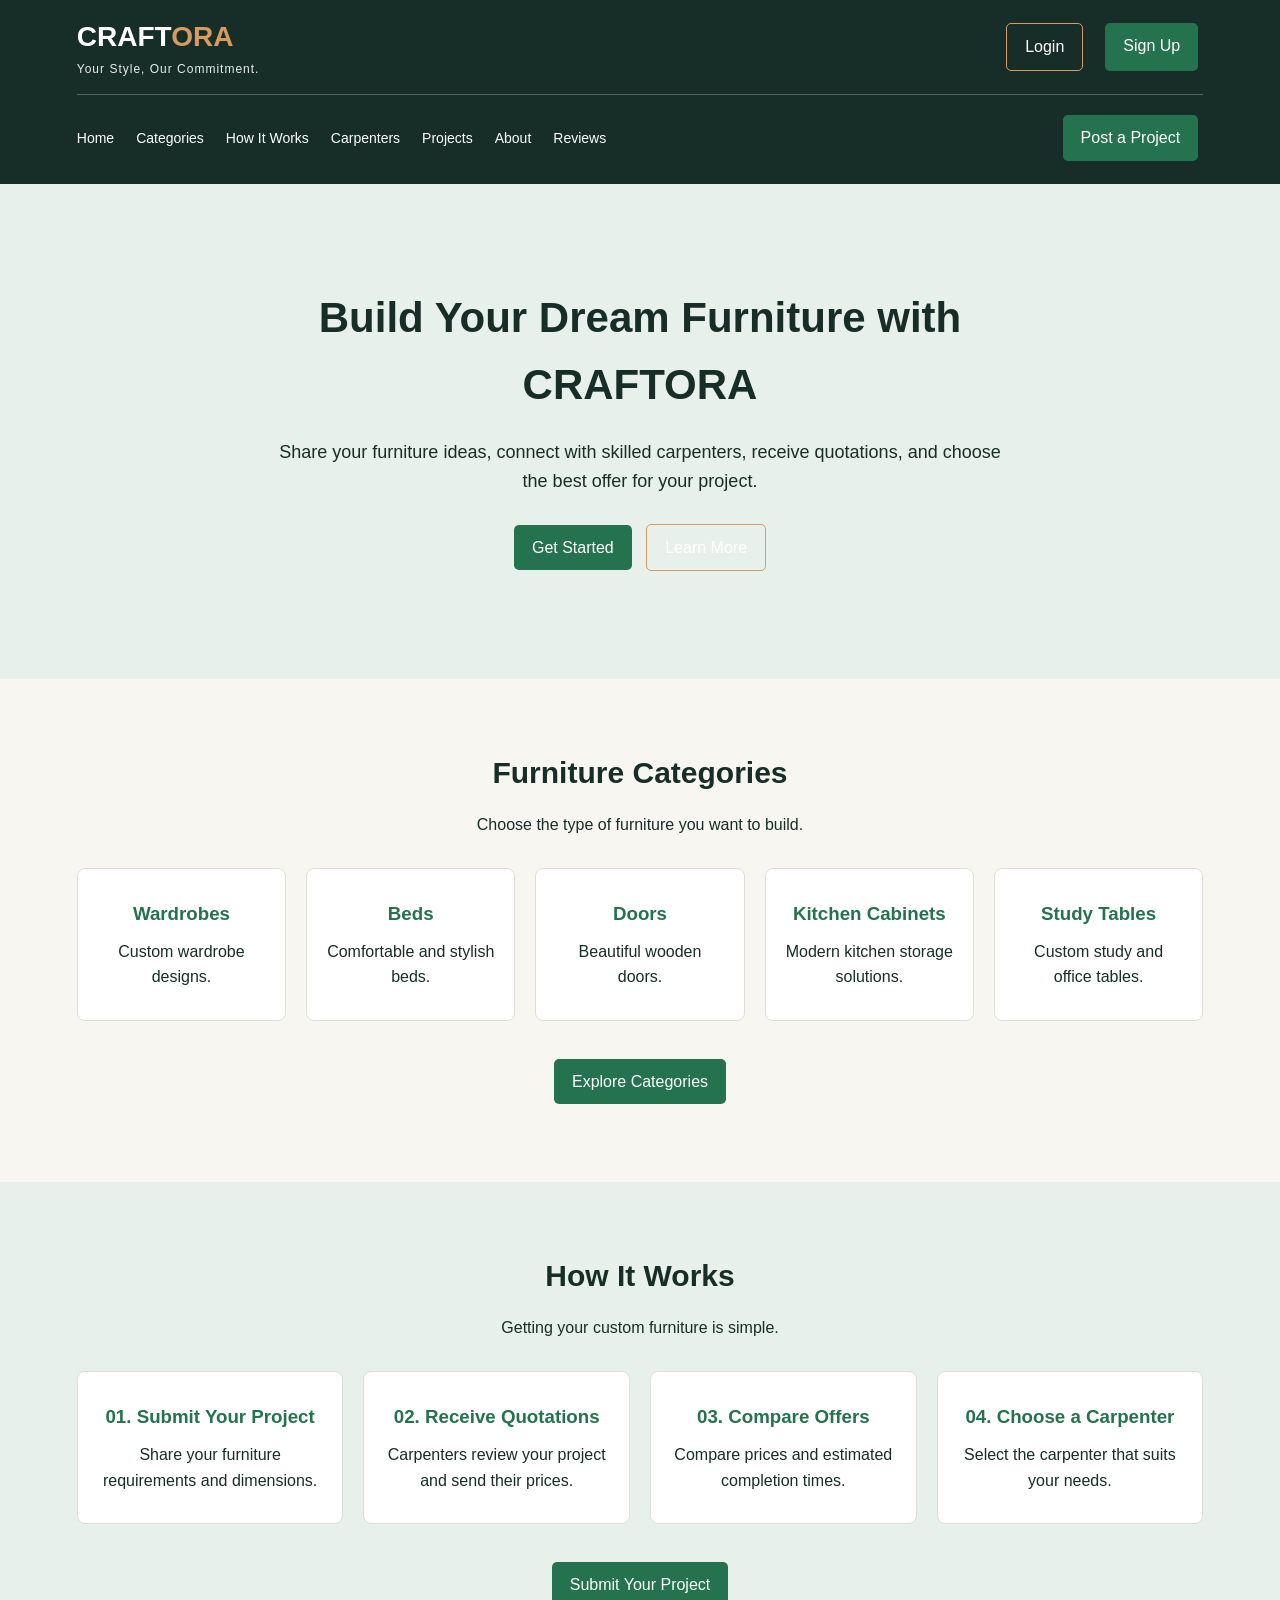
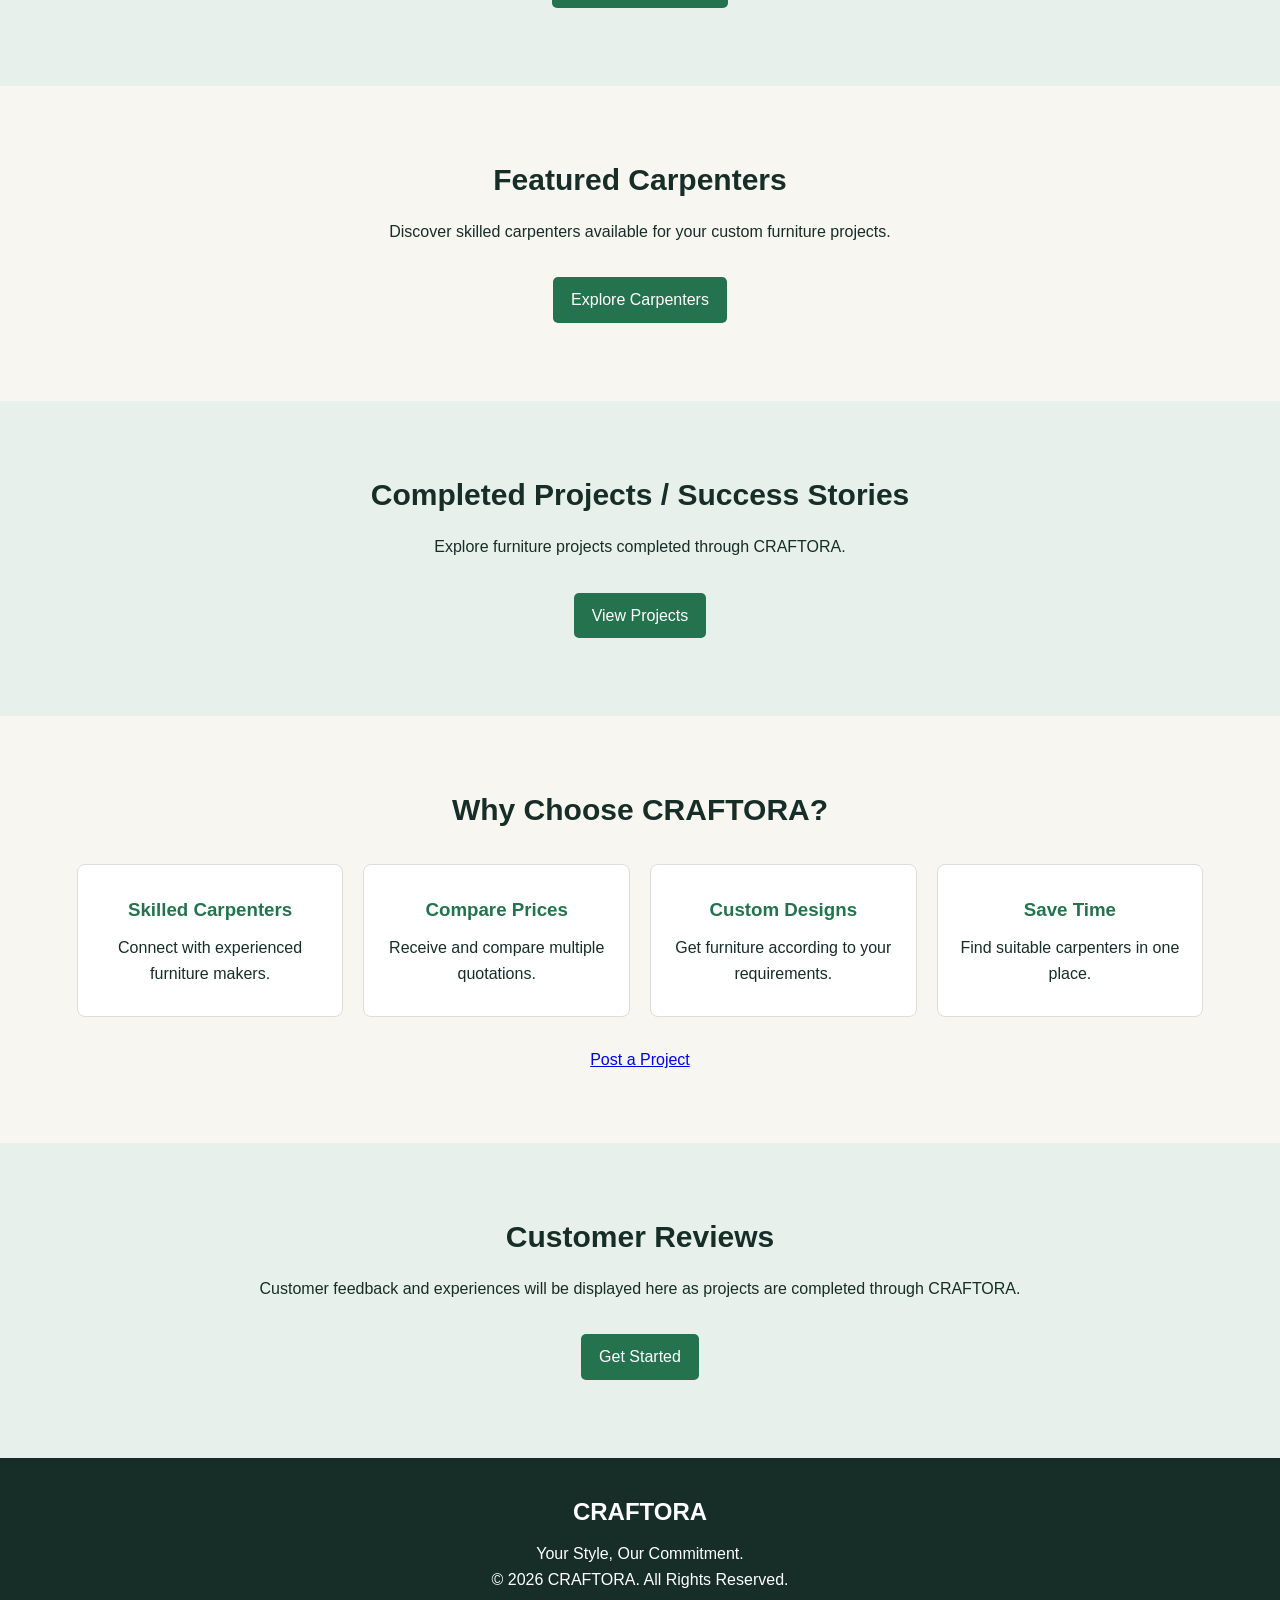
<file: index.html>
<!DOCTYPE html>
<html lang="en">

<head>
    <meta charset="UTF-8">
    <meta name="viewport" content="width=device-width, initial-scale=1.0">

    <title>CRAFTORA | Custom Furniture Marketplace</title>

    <link rel="stylesheet" href="css/index.css">
</head>

<body>

    <!-- NAVBAR -->
    <header>
        <div class="navbar">

            <div class="nav-top">

                <a href="#home" class="logo">
                    CRAFT<span>ORA</span>
                    <small>Your Style, Our Commitment.</small>
                </a>

                <div class="nav-buttons">
                    <a href="html/login.html" class="btn btn-outline">Login</a>
                    <a href="html/signup.html" class="btn">Sign Up</a>
                </div>

            </div>

            <div class="nav-bottom">

                <nav class="nav-links">
                    <a href="#home">Home</a>
                    <a href="#categories">Categories</a>
                    <a href="#how-it-works">How It Works</a>
                    <a href="#carpenters">Carpenters</a>
                    <a href="#projects">Projects</a>
                    <a href="#about">About</a>
                    <a href="#reviews">Reviews</a>
                </nav>

                <a href="html/form.html" class="btn post-btn">
                    Post a Project
                </a>

            </div>

        </div>
    </header>

    <!-- 1. HERO SECTION -->
    <section class="hero" id="home">

        <div class="hero-content">
            <h1>Build Your Dream Furniture with CRAFTORA</h1>

            <p>
                Share your furniture ideas, connect with skilled carpenters,
                receive quotations, and choose the best offer for your project.
            </p>

            <a href="html/form.html" class="btn">Get Started</a>
            <a href="#how-it-works" class="btn btn-outline">Learn More</a>
        </div>

    </section>

    <!-- 2. FURNITURE CATEGORIES -->
    <section class="section" id="categories">

        <h2>Furniture Categories</h2>

        <p>Choose the type of furniture you want to build.</p>

        <div class="grid">

            <div class="card">
                <h3>Wardrobes</h3>
                <p>Custom wardrobe designs.</p>
            </div>

            <div class="card">
                <h3>Beds</h3>
                <p>Comfortable and stylish beds.</p>
            </div>

            <div class="card">
                <h3>Doors</h3>
                <p>Beautiful wooden doors.</p>
            </div>

            <div class="card">
                <h3>Kitchen Cabinets</h3>
                <p>Modern kitchen storage solutions.</p>
            </div>

            <div class="card">
                <h3>Study Tables</h3>
                <p>Custom study and office tables.</p>
            </div>

        </div>

        <a href="html/form.html" class="btn">Explore Categories</a>

    </section>

    <!-- 3. HOW IT WORKS -->
    <section class="section light" id="how-it-works">

        <h2>How It Works</h2>

        <p>Getting your custom furniture is simple.</p>

        <div class="grid">

            <div class="card">
                <h3>01. Submit Your Project</h3>
                <p>Share your furniture requirements and dimensions.</p>
            </div>

            <div class="card">
                <h3>02. Receive Quotations</h3>
                <p>Carpenters review your project and send their prices.</p>
            </div>

            <div class="card">
                <h3>03. Compare Offers</h3>
                <p>Compare prices and estimated completion times.</p>
            </div>

            <div class="card">
                <h3>04. Choose a Carpenter</h3>
                <p>Select the carpenter that suits your needs.</p>
            </div>

        </div>

        <a href="html/form.html" class="btn">Submit Your Project</a>

    </section>

    <!-- 4. FEATURED CARPENTERS -->
    <section class="section" id="carpenters">

        <h2>Featured Carpenters</h2>

        <p>
            Discover skilled carpenters available for your
            custom furniture projects.
        </p>

        <a href="html/carpenter-dashboard.html" class="btn">
            Explore Carpenters
        </a>

    </section>

    <!-- 5. COMPLETED PROJECTS -->
    <section class="section light" id="projects">

        <h2>Completed Projects / Success Stories</h2>

        <p>
            Explore furniture projects completed through CRAFTORA.
        </p>

        <a href="html/quotation.html" class="btn">
            View Projects
        </a>

    </section>

    <!-- 6. WHY CHOOSE CRAFTORA -->
    <section class="section" id="about">

        <h2>Why Choose CRAFTORA?</h2>

        <div class="grid">

            <div class="card">
                <h3>Skilled Carpenters</h3>
                <p>Connect with experienced furniture makers.</p>
            </div>

            <div class="card">
                <h3>Compare Prices</h3>
                <p>Receive and compare multiple quotations.</p>
            </div>

            <div class="card">
                <h3>Custom Designs</h3>
                <p>Get furniture according to your requirements.</p>
            </div>

            <div class="card">
                <h3>Save Time</h3>
                <p>Find suitable carpenters in one place.</p>
            </div>

        </div>

        <a href="html/form.html" class="post-project-btn">
              Post a Project
         </a>

    </section>

    <!-- 7. CUSTOMER REVIEWS -->
    <section class="section light" id="reviews">

        <h2>Customer Reviews</h2>

        <p>
            Customer feedback and experiences will be displayed here
            as projects are completed through CRAFTORA.
        </p>

        <a href="html/form.html" class="btn">Get Started</a>

    </section>

    <!-- FOOTER -->
    <footer>

        <h2>CRAFTORA</h2>

        <p>Your Style, Our Commitment.</p>

        <p>&copy; 2026 CRAFTORA. All Rights Reserved.</p>

    </footer>

    <script src="javascript/script.js" defer></script>

</body>
</html>
</file>
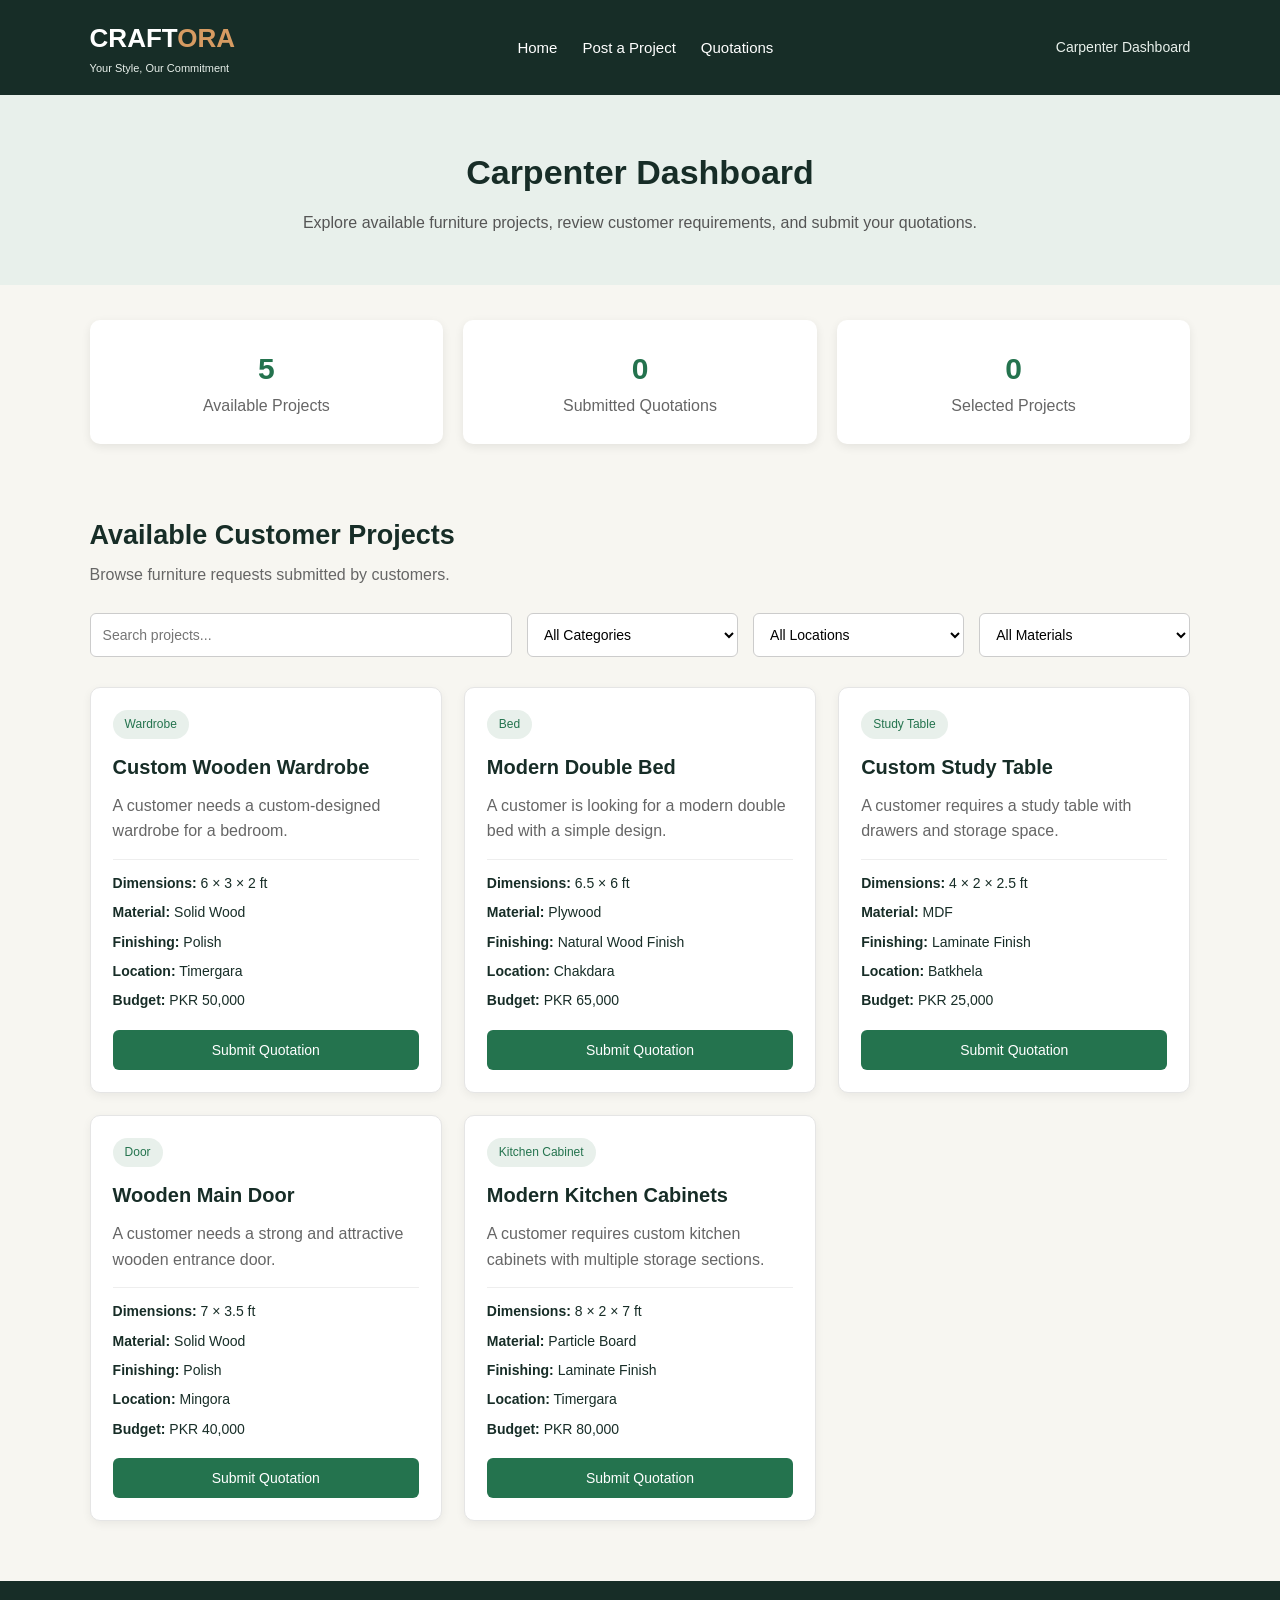
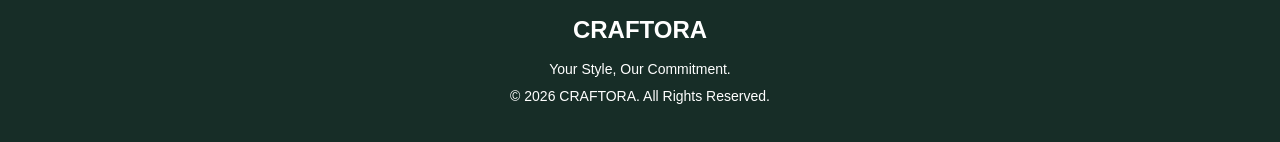
<file: html/carpenter-dashboard.html>
<!DOCTYPE html>
<html lang="en">

<head>
    <meta charset="UTF-8">
    <meta name="viewport" content="width=device-width, initial-scale=1.0">

    <title>CRAFTORA | Carpenter Dashboard</title>

    <link rel="stylesheet" href="../css/dashboard.css">
</head>

<body>

    <!-- HEADER -->
    <header class="header">

        <div class="logo">
            <a href="../index.html">
                CRAFT<span>ORA</span>
                <small>Your Style, Our Commitment</small>
            </a>
        </div>

        <nav>
            <a href="../index.html">Home</a>
            <a href="form.html">Post a Project</a>
            <a href="quotation.html">Quotations</a>
        </nav>

        <div class="profile">
            <span>Carpenter Dashboard</span>
        </div>

    </header>

    <!-- DASHBOARD INTRO -->
    <section class="dashboard-intro">

        <h1>Carpenter Dashboard</h1>

        <p>
            Explore available furniture projects, review customer
            requirements, and submit your quotations.
        </p>

    </section>

    <!-- PROJECT SUMMARY -->
    <section class="summary">

        <div class="summary-card">
            <h3 id="totalProjects">5</h3>
            <p>Available Projects</p>
        </div>

        <div class="summary-card">
            <h3>0</h3>
            <p>Submitted Quotations</p>
        </div>

        <div class="summary-card">
            <h3>0</h3>
            <p>Selected Projects</p>
        </div>

    </section>

    <!-- AVAILABLE PROJECTS -->
    <section class="projects-section">

        <h2>Available Customer Projects</h2>

        <p class="section-description">
            Browse furniture requests submitted by customers.
        </p>

        <!-- SEARCH AND FILTERS -->
        <div class="filters">

            <input
                type="text"
                id="searchInput"
                placeholder="Search projects..."
            >

            <select id="categoryFilter">
                <option value="">All Categories</option>
                <option value="Wardrobe">Wardrobe</option>
                <option value="Bed">Bed</option>
                <option value="Door">Door</option>
                <option value="Study Table">Study Table</option>
                <option value="Kitchen Cabinet">Kitchen Cabinet</option>
            </select>

            <select id="locationFilter">
                <option value="">All Locations</option>
                <option value="Timergara">Timergara</option>
                <option value="Chakdara">Chakdara</option>
                <option value="Batkhela">Batkhela</option>
                <option value="Mingora">Mingora</option>
            </select>

            <select id="materialFilter">
                <option value="">All Materials</option>
                <option value="Solid Wood">Solid Wood</option>
                <option value="Plywood">Plywood</option>
                <option value="MDF">MDF</option>
                <option value="Particle Board">Particle Board</option>
            </select>

        </div>

        <!-- PROJECT CARDS -->
        <div class="project-grid" id="projectGrid">

            <!-- PROJECT 1 -->
            <div class="project-card"
                data-category="Wardrobe"
                data-location="Timergara"
                data-material="Solid Wood">

                <span class="project-tag">Wardrobe</span>

                <h3>Custom Wooden Wardrobe</h3>

                <p>
                    A customer needs a custom-designed wardrobe
                    for a bedroom.
                </p>

                <div class="project-details">
                    <p><strong>Dimensions:</strong> 6 × 3 × 2 ft</p>
                    <p><strong>Material:</strong> Solid Wood</p>
                    <p><strong>Finishing:</strong> Polish</p>
                    <p><strong>Location:</strong> Timergara</p>
                    <p><strong>Budget:</strong> PKR 50,000</p>
                </div>

                <button class="quote-btn">Submit Quotation</button>

            </div>

            <!-- PROJECT 2 -->
            <div class="project-card"
                data-category="Bed"
                data-location="Chakdara"
                data-material="Plywood">

                <span class="project-tag">Bed</span>

                <h3>Modern Double Bed</h3>

                <p>
                    A customer is looking for a modern double bed
                    with a simple design.
                </p>

                <div class="project-details">
                    <p><strong>Dimensions:</strong> 6.5 × 6 ft</p>
                    <p><strong>Material:</strong> Plywood</p>
                    <p><strong>Finishing:</strong> Natural Wood Finish</p>
                    <p><strong>Location:</strong> Chakdara</p>
                    <p><strong>Budget:</strong> PKR 65,000</p>
                </div>

                <button class="quote-btn">Submit Quotation</button>

            </div>

            <!-- PROJECT 3 -->
            <div class="project-card"
                data-category="Study Table"
                data-location="Batkhela"
                data-material="MDF">

                <span class="project-tag">Study Table</span>

                <h3>Custom Study Table</h3>

                <p>
                    A customer requires a study table with drawers
                    and storage space.
                </p>

                <div class="project-details">
                    <p><strong>Dimensions:</strong> 4 × 2 × 2.5 ft</p>
                    <p><strong>Material:</strong> MDF</p>
                    <p><strong>Finishing:</strong> Laminate Finish</p>
                    <p><strong>Location:</strong> Batkhela</p>
                    <p><strong>Budget:</strong> PKR 25,000</p>
                </div>

                <button class="quote-btn">Submit Quotation</button>

            </div>

            <!-- PROJECT 4 -->
            <div class="project-card"
                data-category="Door"
                data-location="Mingora"
                data-material="Solid Wood">

                <span class="project-tag">Door</span>

                <h3>Wooden Main Door</h3>

                <p>
                    A customer needs a strong and attractive
                    wooden entrance door.
                </p>

                <div class="project-details">
                    <p><strong>Dimensions:</strong> 7 × 3.5 ft</p>
                    <p><strong>Material:</strong> Solid Wood</p>
                    <p><strong>Finishing:</strong> Polish</p>
                    <p><strong>Location:</strong> Mingora</p>
                    <p><strong>Budget:</strong> PKR 40,000</p>
                </div>

                <button class="quote-btn">Submit Quotation</button>

            </div>

            <!-- PROJECT 5 -->
            <div class="project-card"
                data-category="Kitchen Cabinet"
                data-location="Timergara"
                data-material="Particle Board">

                <span class="project-tag">Kitchen Cabinet</span>

                <h3>Modern Kitchen Cabinets</h3>

                <p>
                    A customer requires custom kitchen cabinets
                    with multiple storage sections.
                </p>

                <div class="project-details">
                    <p><strong>Dimensions:</strong> 8 × 2 × 7 ft</p>
                    <p><strong>Material:</strong> Particle Board</p>
                    <p><strong>Finishing:</strong> Laminate Finish</p>
                    <p><strong>Location:</strong> Timergara</p>
                    <p><strong>Budget:</strong> PKR 80,000</p>
                </div>

                <button class="quote-btn">Submit Quotation</button>

            </div>

        </div>

        <p id="noProjects" class="no-projects">
            No projects found.
        </p>

    </section>

    <!-- FOOTER -->
    <footer>
        <h2>CRAFTORA</h2>
        <p>Your Style, Our Commitment.</p>
        <p>&copy; 2026 CRAFTORA. All Rights Reserved.</p>
    </footer>

    <script src="../javascript/dashboard.js" defer></script>

</body>
</html>
</file>
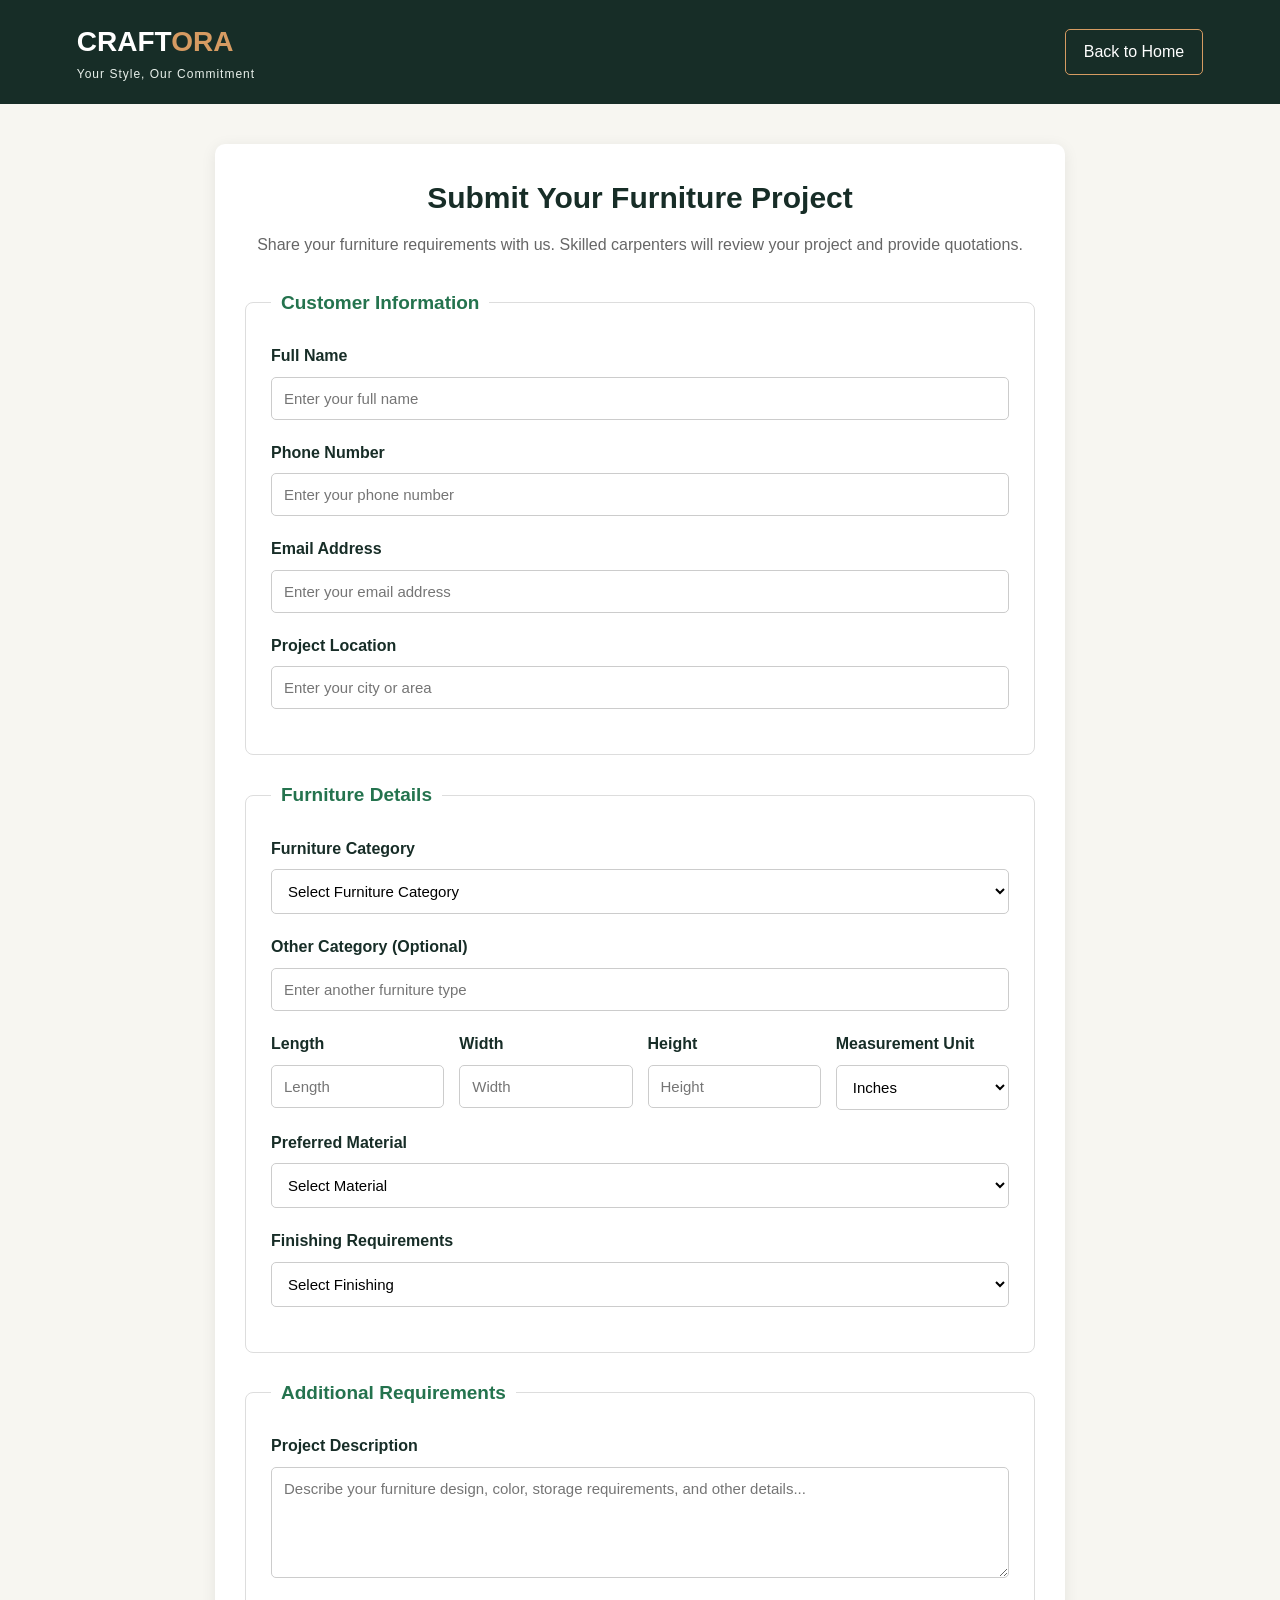
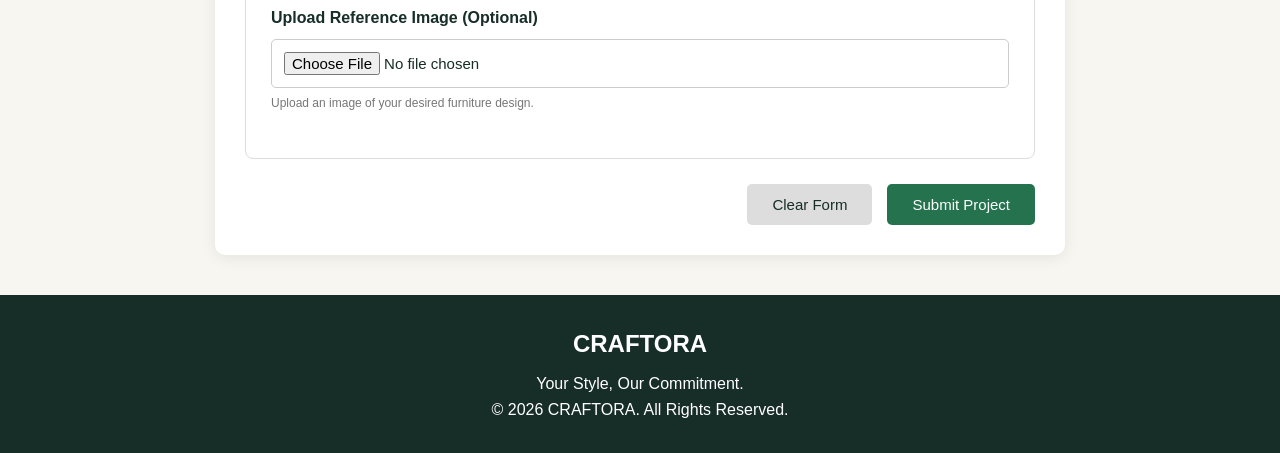
<file: html/form.html>
<!DOCTYPE html>
<html lang="en">

<head>
    <meta charset="UTF-8">
    <meta name="viewport" content="width=device-width, initial-scale=1.0">

    <title>Post a Project | CRAFTORA</title>

    <!-- Link CSS -->
    <link rel="stylesheet" href="../css/form.css">
</head>

<body>

    <!-- HEADER -->
    <header class="header">

        <a href="../index.html" class="logo">
            CRAFT<span>ORA</span>
            <small>Your Style, Our Commitment</small>
        </a>

        <a href="../index.html" class="back-btn">Back to Home</a>

    </header>

    <!-- MAIN FORM SECTION -->
    <main class="form-container">

        <div class="form-heading">
            <h1>Submit Your Furniture Project</h1>

            <p>
                Share your furniture requirements with us.
                Skilled carpenters will review your project
                and provide quotations.
            </p>
        </div>

        <!-- CUSTOMER PROJECT FORM -->
        <form id="projectForm">

            <!-- CUSTOMER INFORMATION -->
            <fieldset>

                <legend>Customer Information</legend>

                <div class="form-group">
                    <label for="customerName">Full Name</label>
                    <input
                        type="text"
                        id="customerName"
                        name="customerName"
                        placeholder="Enter your full name"
                        required>
                </div>

                <div class="form-group">
                    <label for="phone">Phone Number</label>
                    <input
                        type="tel"
                        id="phone"
                        name="phone"
                        placeholder="Enter your phone number"
                        required>
                </div>

                <div class="form-group">
                    <label for="email">Email Address</label>
                    <input
                        type="email"
                        id="email"
                        name="email"
                        placeholder="Enter your email address">
                </div>

                <div class="form-group">
                    <label for="location">Project Location</label>
                    <input
                        type="text"
                        id="location"
                        name="location"
                        placeholder="Enter your city or area"
                        required>
                </div>

            </fieldset>

            <!-- FURNITURE DETAILS -->
            <fieldset>

                <legend>Furniture Details</legend>

                <div class="form-group">
                    <label for="category">Furniture Category</label>

                    <select id="category" name="category" required>
                        <option value="">Select Furniture Category</option>
                        <option value="Wardrobe">Wardrobe</option>
                        <option value="Bed">Bed</option>
                        <option value="Door">Door</option>
                        <option value="Kitchen Cabinet">Kitchen Cabinet</option>
                        <option value="Study Table">Study Table</option>
                        <option value="Office Furniture">Office Furniture</option>
                        <option value="Other">Other</option>
                    </select>
                </div>

                <div class="form-group">
                    <label for="customCategory">Other Category (Optional)</label>
                    <input
                        type="text"
                        id="customCategory"
                        name="customCategory"
                        placeholder="Enter another furniture type">
                </div>

                <div class="dimensions">

                    <div class="form-group">
                        <label for="length">Length</label>
                        <input
                            type="number"
                            id="length"
                            name="length"
                            placeholder="Length"
                            min="0"
                            step="any"
                            required>
                    </div>

                    <div class="form-group">
                        <label for="width">Width</label>
                        <input
                            type="number"
                            id="width"
                            name="width"
                            placeholder="Width"
                            min="0"
                            step="any"
                            required>
                    </div>

                    <div class="form-group">
                        <label for="height">Height</label>
                        <input
                            type="number"
                            id="height"
                            name="height"
                            placeholder="Height"
                            min="0"
                            step="any"
                            required>
                    </div>

                    <div class="form-group">
                        <label for="unit">Measurement Unit</label>

                        <select id="unit" name="unit" required>
                            <option value="inches">Inches</option>
                            <option value="feet">Feet</option>
                            <option value="cm">Centimeters</option>
                        </select>
                    </div>

                </div>

                <div class="form-group">
                    <label for="material">Preferred Material</label>

                    <select id="material" name="material" required>
                        <option value="">Select Material</option>
                        <option value="Solid Wood">Solid Wood</option>
                        <option value="Plywood">Plywood</option>
                        <option value="MDF">MDF</option>
                        <option value="Particle Board">Particle Board</option>
                        <option value="Laminate">Laminate</option>
                        <option value="Other">Other</option>
                    </select>
                </div>

                <div class="form-group">
                    <label for="finishing">Finishing Requirements</label>

                    <select id="finishing" name="finishing" required>
                        <option value="">Select Finishing</option>
                        <option value="Polish">Polish</option>
                        <option value="Paint">Paint</option>
                        <option value="Laminate Finish">Laminate Finish</option>
                        <option value="Natural Wood Finish">Natural Wood Finish</option>
                        <option value="No Finishing">No Finishing</option>
                        <option value="Other">Other</option>
                    </select>
                </div>

            </fieldset>

            <!-- ADDITIONAL REQUIREMENTS -->
            <fieldset>

                <legend>Additional Requirements</legend>

                <div class="form-group">
                    <label for="description">Project Description</label>

                    <textarea
                        id="description"
                        name="description"
                        rows="5"
                        placeholder="Describe your furniture design, color, storage requirements, and other details..."
                        required></textarea>
                </div>

                <div class="form-group">
                    <label for="referenceImage">
                        Upload Reference Image (Optional)
                    </label>

                    <input
                        type="file"
                        id="referenceImage"
                        name="referenceImage"
                        accept="image/*">

                    <small>
                        Upload an image of your desired furniture design.
                    </small>
                </div>

            </fieldset>

            <!-- SUBMIT BUTTON -->
            <div class="form-buttons">

                <button type="reset" class="reset-btn">
                    Clear Form
                </button>

                <button type="submit" class="submit-btn">
                    Submit Project
                </button>

            </div>

        </form>

    </main>

    <!-- FOOTER -->
    <footer class="footer">
        <h3>CRAFTORA</h3>
        <p>Your Style, Our Commitment.</p>
        <p>&copy; 2026 CRAFTORA. All Rights Reserved.</p>
    </footer>

    <!-- Link JavaScript -->
    <script src="../javascript/form.js"></script>

</body>
</html>
</file>
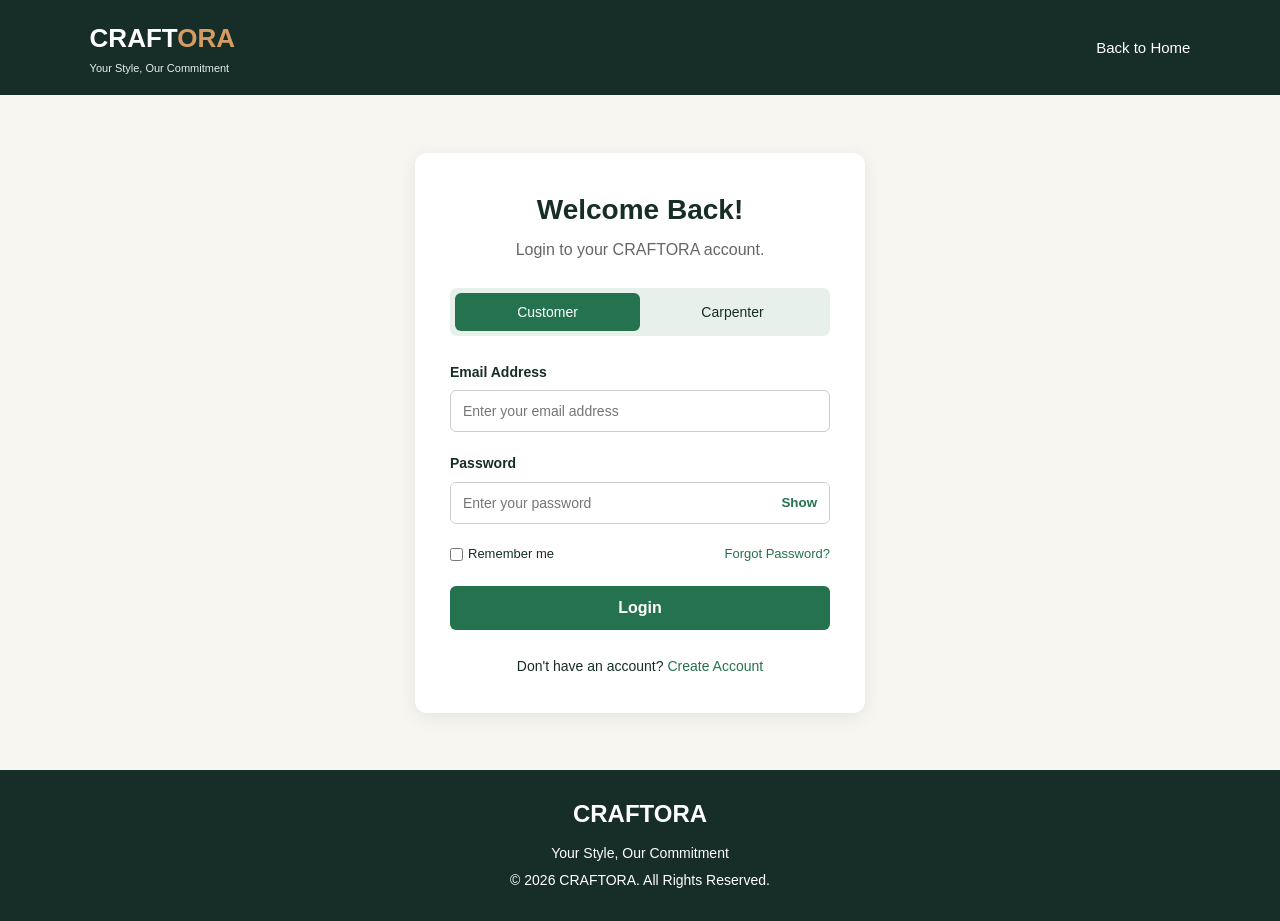
<file: html/login.html>
<!DOCTYPE html>
<html lang="en">

<head>
    <meta charset="UTF-8">
    <meta name="viewport" content="width=device-width, initial-scale=1.0">

    <title>CRAFTORA | Login</title>

    <link rel="stylesheet" href="../css/login.css">
</head>

<body>

    <!-- HEADER -->
    <header class="header">

        <a href="../index.html" class="logo">
            CRAFT<span>ORA</span>
            <small>Your Style, Our Commitment</small>
        </a>

        <a href="../index.html" class="home-link">Back to Home</a>

    </header>


    <!-- LOGIN SECTION -->
    <main class="login-container">

        <div class="login-box">

            <h1>Welcome Back!</h1>

            <p class="subtitle">
                Login to your CRAFTORA account.
            </p>


            <!-- USER TYPE -->
            <div class="user-type">

                <button type="button" class="role-btn active" data-role="customer">
                    Customer
                </button>

                <button type="button" class="role-btn" data-role="carpenter">
                    Carpenter
                </button>

            </div>


            <!-- LOGIN FORM -->
            <form id="loginForm">

                <input type="hidden" id="userRole" value="customer">

                <div class="form-group">

                    <label for="email">Email Address</label>

                    <input
                        type="email"
                        id="email"
                        placeholder="Enter your email address"
                        required
                    >

                </div>


                <div class="form-group">

                    <label for="password">Password</label>

                    <div class="password-box">

                        <input
                            type="password"
                            id="password"
                            placeholder="Enter your password"
                            required
                        >

                        <button type="button" id="togglePassword">
                            Show
                        </button>

                    </div>

                </div>


                <div class="form-options">

                    <label class="remember">
                        <input type="checkbox" id="rememberMe">
                        Remember me
                    </label>

                    <a href="#" id="forgotPassword">Forgot Password?</a>

                </div>


                <button type="submit" class="login-btn">
                    Login
                </button>


                <p id="message" class="message"></p>

            </form>


            <!-- SIGN UP LINK -->
            <div class="signup-link">

                <p>
                    Don't have an account?
                    <a href="signup.html">Create Account</a>
                </p>

            </div>

        </div>

    </main>


    <!-- FOOTER -->
    <footer>

        <h2>CRAFTORA</h2>

        <p>Your Style, Our Commitment</p>

        <p>&copy; 2026 CRAFTORA. All Rights Reserved.</p>

    </footer>


    <!-- JAVASCRIPT -->
    <script src="../javascript/login.js" defer></script>

</body>
</html>
</file>
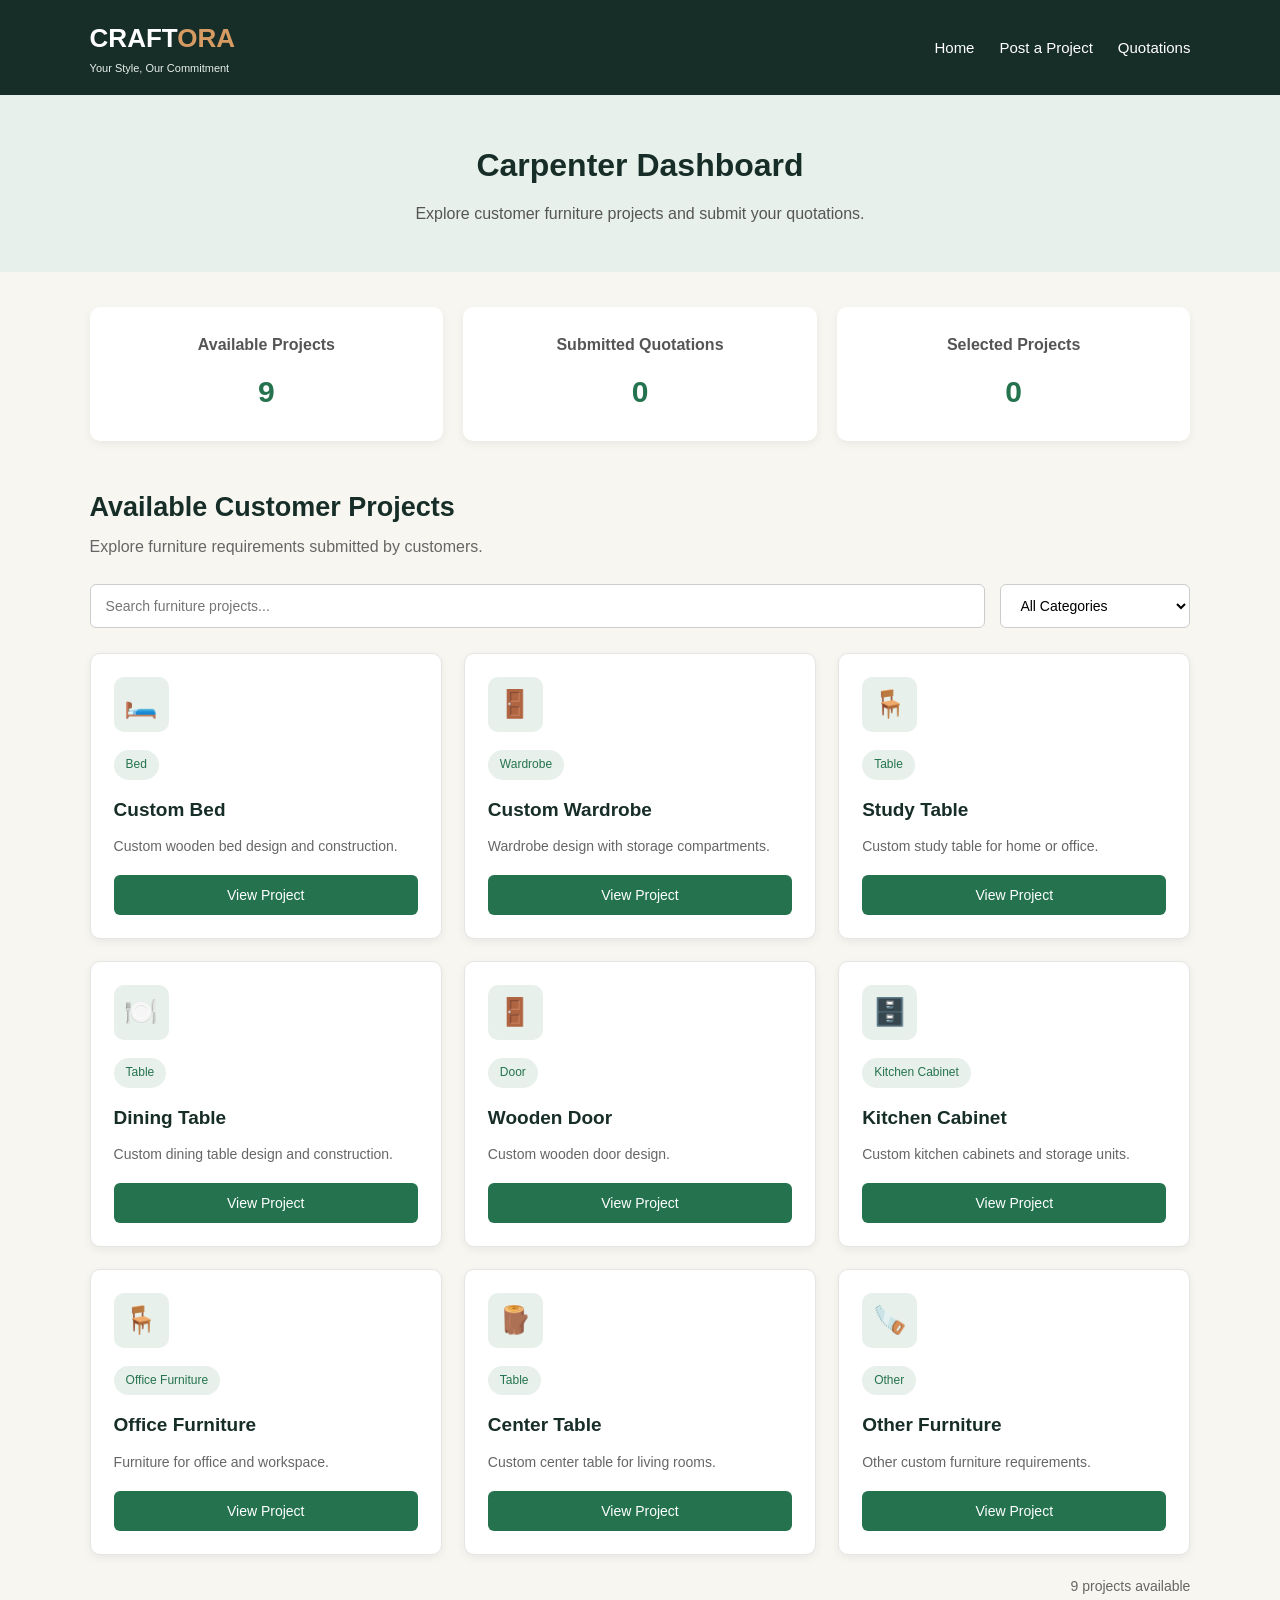
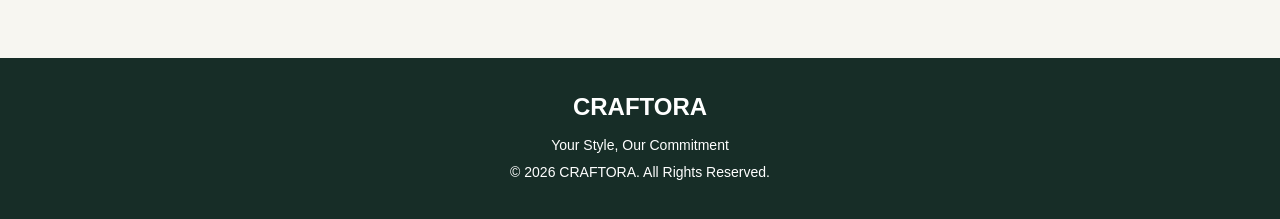
<file: html/quotation.html>
<!DOCTYPE html>
<html lang="en">

<head>
    <meta charset="UTF-8">
    <meta name="viewport" content="width=device-width, initial-scale=1.0">

    <title>CRAFTORA | Carpenter Dashboard</title>

    <link rel="stylesheet" href="../css/quotation.css">
</head>

<body>

    <!-- HEADER -->
    <header class="header">

        <a href="../index.html" class="logo">
            CRAFT<span>ORA</span>
            <small>Your Style, Our Commitment</small>
        </a>

        <nav>
            <a href="../index.html">Home</a>
            <a href="form.html">Post a Project</a>
            <a href="quotation.html">Quotations</a>
        </nav>

    </header>


    <!-- DASHBOARD INTRO -->
    <section class="dashboard-intro">

        <h1>Carpenter Dashboard</h1>

        <p>
            Explore customer furniture projects and submit your quotations.
        </p>

    </section>


    <main class="container">

        <!-- SUMMARY CARDS -->
        <section class="summary-section">

            <div class="summary-card">
                <h3>Available Projects</h3>
                <p id="availableCount">0</p>
            </div>

            <div class="summary-card">
                <h3>Submitted Quotations</h3>
                <p id="quotationCount">0</p>
            </div>

            <div class="summary-card">
                <h3>Selected Projects</h3>
                <p id="selectedCount">0</p>
            </div>

        </section>


        <!-- AVAILABLE CUSTOMER PROJECTS -->
        <section class="projects-section">

            <div class="section-heading">

                <div>
                    <h2>Available Customer Projects</h2>

                    <p>
                        Explore furniture requirements submitted by customers.
                    </p>
                </div>

            </div>


            <!-- SEARCH AND FILTERS -->
            <div class="filter-section">

                <input
                    type="text"
                    id="searchInput"
                    placeholder="Search furniture projects..."
                >

                <select id="categoryFilter">

                    <option value="">All Categories</option>
                    <option value="Bed">Bed</option>
                    <option value="Wardrobe">Wardrobe</option>
                    <option value="Table">Table</option>
                    <option value="Door">Door</option>
                    <option value="Kitchen Cabinet">Kitchen Cabinet</option>
                    <option value="Office Furniture">Office Furniture</option>
                    <option value="Other">Other</option>

                </select>

            </div>


            <!-- PROJECT CARDS -->
            <div class="projects-grid" id="projectsGrid">

                <!-- JavaScript displays projects here -->

            </div>

            <p class="project-count" id="projectCount"></p>

        </section>

    </main>


    <!-- FOOTER -->
    <footer>

        <h2>CRAFTORA</h2>

        <p>Your Style, Our Commitment</p>

        <p>&copy; 2026 CRAFTORA. All Rights Reserved.</p>

    </footer>


    <script src="../javascript/quotation.js" defer></script>

</body>
</html>
</file>
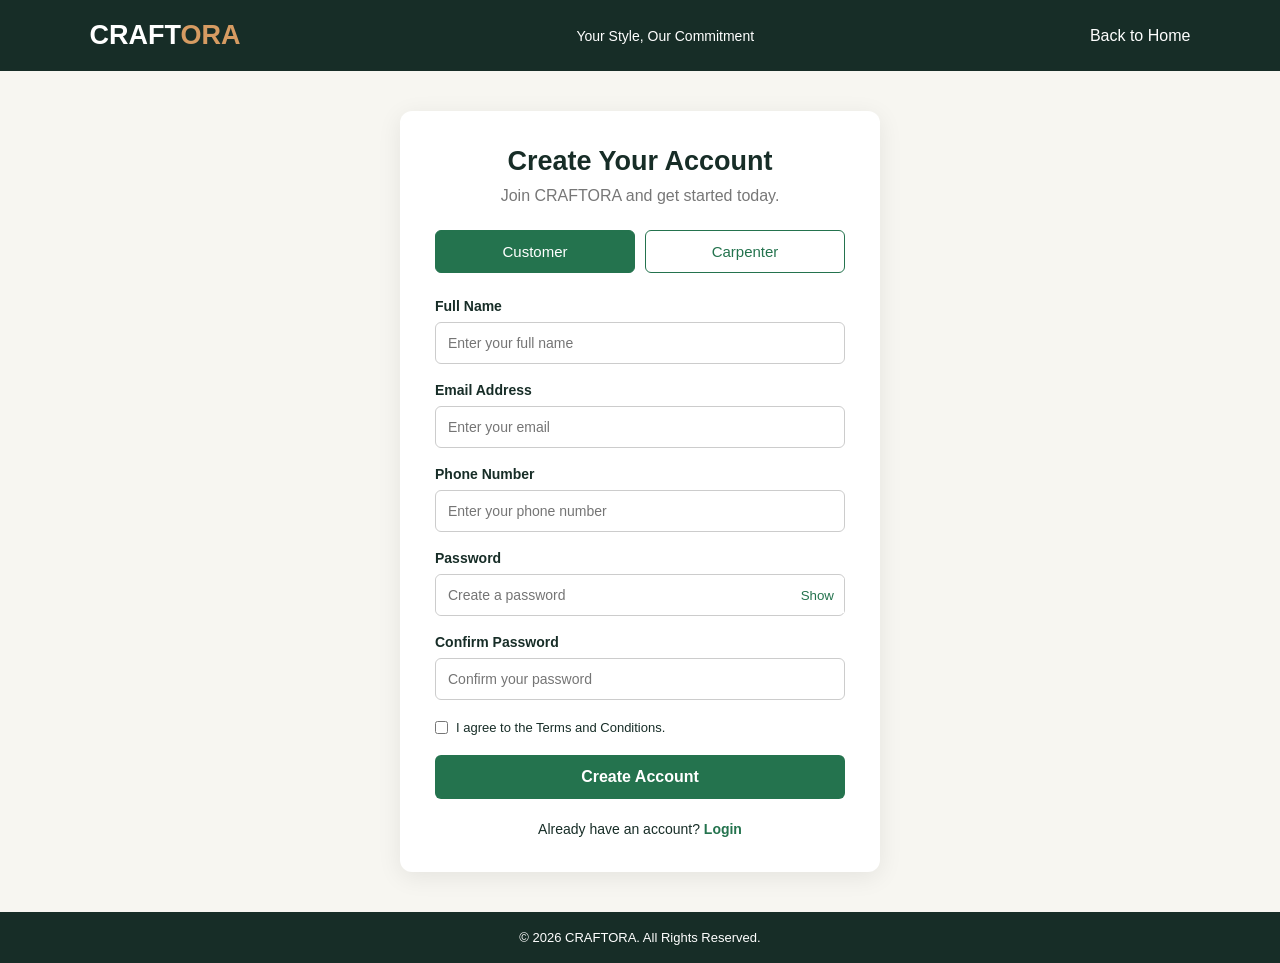
<file: html/signup.html>
<!DOCTYPE html>
<html lang="en">

<head>
    <meta charset="UTF-8">
    <meta name="viewport" content="width=device-width, initial-scale=1.0">

    <title>Sign Up | CRAFTORA</title>

    <link rel="stylesheet" href="../css/signup.css">
</head>

<body>

    <!-- HEADER -->
    <header class="header">
        <a href="../index.html" class="logo">CRAFT<span>ORA</span></a>

        <p>Your Style, Our Commitment</p>

        <a href="../index.html" class="home-link">Back to Home</a>
    </header>

    <!-- SIGNUP CONTAINER -->
    <main class="signup-container">

        <div class="signup-box">

            <h1>Create Your Account</h1>
            <p class="subtitle">Join CRAFTORA and get started today.</p>

            <!-- USER ROLE -->
            <div class="role-selection">
                <button type="button" class="role-btn active" data-role="Customer">
                    Customer
                </button>

                <button type="button" class="role-btn" data-role="Carpenter">
                    Carpenter
                </button>
            </div>

            <!-- SIGNUP FORM -->
            <form id="signupForm">

                <input type="hidden" id="userRole" name="userRole" value="Customer">

                <div class="form-group">
                    <label for="fullName">Full Name</label>
                    <input
                        type="text"
                        id="fullName"
                        name="fullName"
                        placeholder="Enter your full name"
                        required
                    >
                </div>

                <div class="form-group">
                    <label for="email">Email Address</label>
                    <input
                        type="email"
                        id="email"
                        name="email"
                        placeholder="Enter your email"
                        required
                    >
                </div>

                <div class="form-group">
                    <label for="phone">Phone Number</label>
                    <input
                        type="tel"
                        id="phone"
                        name="phone"
                        placeholder="Enter your phone number"
                        required
                    >
                </div>

                <div class="form-group">
                    <label for="password">Password</label>

                    <div class="password-box">
                        <input
                            type="password"
                            id="password"
                            name="password"
                            placeholder="Create a password"
                            minlength="8"
                            required
                        >

                        <button type="button" id="togglePassword">
                            Show
                        </button>
                    </div>
                </div>

                <div class="form-group">
                    <label for="confirmPassword">Confirm Password</label>

                    <input
                        type="password"
                        id="confirmPassword"
                        name="confirmPassword"
                        placeholder="Confirm your password"
                        minlength="8"
                        required
                    >
                </div>

                <div class="terms">
                    <input type="checkbox" id="terms" required>

                    <label for="terms">
                        I agree to the Terms and Conditions.
                    </label>
                </div>

                <button type="submit" class="signup-btn">
                    Create Account
                </button>

                <p id="message"></p>

            </form>

            <div class="login-link">
                Already have an account?
                <a href="login.html">Login</a>
            </div>

        </div>

    </main>

    <!-- FOOTER -->
    <footer class="footer">
        <p>&copy; 2026 CRAFTORA. All Rights Reserved.</p>
    </footer>

    <script src="../javascript/signup.js"></script>

</body>
</html>
</file>
<file: css/index.css>
/* GENERAL STYLING */
* {
    margin: 0;
    padding: 0;
    box-sizing: border-box;
    font-family: Arial, sans-serif;
}

html {
    scroll-behavior: smooth;
}

body {
    background-color: #F7F6F1;
    color: #172D27;
    line-height: 1.6;
}

/* NAVBAR */
.navbar {
    background-color: #172D27;
    padding: 15px 6%;
}

.nav-top {
    display: flex;
    justify-content: space-between;
    align-items: center;
    padding-bottom: 15px;
}

.logo {
    color: white;
    font-size: 28px;
    font-weight: bold;
    text-decoration: none;
}

.logo span {
    color: #D69B62;
}

.logo small {
    display: block;
    font-size: 12px;
    font-weight: normal;
    color: #E8F0EB;
    letter-spacing: 1px;
}

/* NAVIGATION */
.nav-bottom {
    display: flex;
    justify-content: space-between;
    align-items: center;
    border-top: 1px solid #52645C;
    padding-top: 12px;
    gap: 15px;
}

.nav-links {
    display: flex;
    gap: 22px;
    flex-wrap: wrap;
}

.nav-links a {
    color: white;
    text-decoration: none;
    font-size: 14px;
}

.nav-links a:hover {
    color: #D69B62;
}

/* BUTTONS */
.nav-buttons {
    display: flex;
    gap: 12px;
}

.btn {
    display: inline-block;
    background-color: #24734E;
    color: white;
    padding: 10px 18px;
    border-radius: 5px;
    text-decoration: none;
    margin: 8px 5px;
}

.btn:hover {
    background-color: #D69B62;
    color: #172D27;
}

.btn-outline {
    background-color: transparent;
    border: 1px solid #D69B62;
    color: white;
}

.post-btn {
    white-space: nowrap;
}

/* HERO SECTION */
.hero {
    background-color: #E8F0EB;
    text-align: center;
    padding: 100px 20px;
}

.hero-content {
    max-width: 750px;
    margin: auto;
}

.hero h1 {
    font-size: 42px;
    margin-bottom: 20px;
}

.hero p {
    font-size: 18px;
    margin-bottom: 20px;
}

/* GENERAL SECTIONS */
.section {
    padding: 70px 6%;
    text-align: center;
}

.section h2 {
    font-size: 30px;
    margin-bottom: 15px;
}

.section > p {
    margin-bottom: 25px;
}

.light {
    background-color: #E8F0EB;
}

/* CARDS AND GRID */
.grid {
    display: grid;
    grid-template-columns: repeat(auto-fit, minmax(200px, 1fr));
    gap: 20px;
    margin: 30px 0;
}

.card {
    background-color: white;
    padding: 30px 20px;
    border-radius: 8px;
    border: 1px solid #ddd;
}

.card h3 {
    margin-bottom: 10px;
    color: #24734E;
}

/* FOOTER */
footer {
    background-color: #172D27;
    color: white;
    text-align: center;
    padding: 35px 20px;
}

footer h2 {
    margin-bottom: 10px;
}

/* RESPONSIVE DESIGN */
@media (max-width: 768px) {

    .nav-top,
    .nav-bottom {
        flex-direction: column;
        align-items: center;
    }

    .nav-links {
        justify-content: center;
        gap: 15px;
    }

    .hero h1 {
        font-size: 30px;
    }

    .section {
        padding: 50px 5%;
    }
}
</file>
<file: css/dashboard.css>
/* GENERAL STYLING */

* {
    margin: 0;
    padding: 0;
    box-sizing: border-box;
}

body {
    font-family: Arial, sans-serif;
    background-color: #F7F6F1;
    color: #172D27;
    line-height: 1.6;
}


/* HEADER */

.header {
    background-color: #172D27;
    color: white;
    padding: 18px 7%;
    display: flex;
    justify-content: space-between;
    align-items: center;
    flex-wrap: wrap;
    gap: 15px;
}

.logo a {
    color: white;
    text-decoration: none;
    font-size: 26px;
    font-weight: bold;
}

.logo span {
    color: #D69B62;
}

.logo small {
    display: block;
    font-size: 11px;
    font-weight: normal;
    color: #E8F0EB;
}

.header nav {
    display: flex;
    gap: 25px;
    flex-wrap: wrap;
}

.header nav a {
    color: white;
    text-decoration: none;
    font-size: 15px;
}

.header nav a:hover {
    color: #D69B62;
}

.profile {
    color: #E8F0EB;
    font-size: 14px;
}


/* DASHBOARD INTRO */

.dashboard-intro {
    text-align: center;
    padding: 50px 20px;
    background-color: #E8F0EB;
}

.dashboard-intro h1 {
    font-size: 34px;
    margin-bottom: 10px;
}

.dashboard-intro p {
    color: #555;
}


/* SUMMARY CARDS */

.summary {
    display: grid;
    grid-template-columns: repeat(3, 1fr);
    gap: 20px;
    padding: 35px 7%;
}

.summary-card {
    background-color: white;
    padding: 25px;
    text-align: center;
    border-radius: 10px;
    box-shadow: 0 3px 10px rgba(0, 0, 0, 0.08);
}

.summary-card h3 {
    font-size: 30px;
    color: #24734E;
}

.summary-card p {
    color: #666;
}


/* PROJECT SECTION */

.projects-section {
    padding: 35px 7% 60px;
}

.projects-section h2 {
    font-size: 27px;
    margin-bottom: 5px;
}

.section-description {
    color: #666;
    margin-bottom: 25px;
}


/* SEARCH AND FILTERS */

.filters {
    display: grid;
    grid-template-columns: 2fr 1fr 1fr 1fr;
    gap: 15px;
    margin-bottom: 30px;
}

.filters input,
.filters select {
    width: 100%;
    padding: 12px;
    border: 1px solid #ccc;
    border-radius: 6px;
    font-size: 14px;
    background-color: white;
}

.filters input:focus,
.filters select:focus {
    outline: none;
    border-color: #24734E;
}


/* PROJECT GRID */

.project-grid {
    display: grid;
    grid-template-columns: repeat(3, 1fr);
    gap: 22px;
}

.project-card {
    background-color: white;
    padding: 22px;
    border-radius: 10px;
    border: 1px solid #e5e5e5;
    box-shadow: 0 3px 10px rgba(0, 0, 0, 0.06);
    transition: 0.3s;
}

.project-card:hover {
    transform: translateY(-5px);
    box-shadow: 0 6px 15px rgba(0, 0, 0, 0.12);
}

.project-tag {
    display: inline-block;
    background-color: #E8F0EB;
    color: #24734E;
    padding: 5px 12px;
    border-radius: 20px;
    font-size: 12px;
    margin-bottom: 12px;
}

.project-card h3 {
    font-size: 20px;
    margin-bottom: 10px;
}

.project-card > p {
    color: #666;
    margin-bottom: 15px;
}

.project-details {
    border-top: 1px solid #eee;
    padding-top: 12px;
    margin-bottom: 18px;
}

.project-details p {
    font-size: 14px;
    margin-bottom: 7px;
}


/* QUOTATION BUTTON */

.quote-btn {
    width: 100%;
    background-color: #24734E;
    color: white;
    padding: 12px;
    border: none;
    border-radius: 6px;
    font-size: 14px;
    cursor: pointer;
    transition: 0.3s;
}

.quote-btn:hover {
    background-color: #172D27;
}


/* NO PROJECT MESSAGE */

.no-projects {
    display: none;
    text-align: center;
    padding: 30px;
    color: #777;
}


/* FOOTER */

footer {
    background-color: #172D27;
    color: white;
    text-align: center;
    padding: 30px 15px;
}

footer h2 {
    margin-bottom: 8px;
}

footer p {
    font-size: 14px;
    margin-bottom: 5px;
}


/* RESPONSIVE DESIGN */

@media (max-width: 900px) {

    .project-grid {
        grid-template-columns: repeat(2, 1fr);
    }

    .filters {
        grid-template-columns: repeat(2, 1fr);
    }

}

@media (max-width: 600px) {

    .header {
        flex-direction: column;
        text-align: center;
    }

    .header nav {
        justify-content: center;
    }

    .summary {
        grid-template-columns: 1fr;
    }

    .project-grid {
        grid-template-columns: 1fr;
    }

    .filters {
        grid-template-columns: 1fr;
    }

    .dashboard-intro h1 {
        font-size: 27px;
    }

}
</file>
<file: css/form.css>
/* GENERAL STYLING */
* {
    margin: 0;
    padding: 0;
    box-sizing: border-box;
    font-family: Arial, sans-serif;
}

body {
    background-color: #F7F6F1;
    color: #172D27;
    line-height: 1.6;
}

/* HEADER */
.header {
    background-color: #172D27;
    padding: 20px 6%;
    display: flex;
    justify-content: space-between;
    align-items: center;
}

.logo {
    color: white;
    font-size: 28px;
    font-weight: bold;
    text-decoration: none;
}

.logo span {
    color: #D69B62;
}

.logo small {
    display: block;
    font-size: 12px;
    font-weight: normal;
    color: #E8F0EB;
    letter-spacing: 1px;
}

.back-btn {
    color: white;
    text-decoration: none;
    border: 1px solid #D69B62;
    padding: 9px 18px;
    border-radius: 5px;
}

.back-btn:hover {
    background-color: #D69B62;
    color: #172D27;
}

/* MAIN FORM CONTAINER */
.form-container {
    max-width: 850px;
    margin: 40px auto;
    padding: 30px;
    background-color: white;
    border-radius: 10px;
    box-shadow: 0 3px 15px rgba(0, 0, 0, 0.08);
}

/* FORM HEADING */
.form-heading {
    text-align: center;
    margin-bottom: 30px;
}

.form-heading h1 {
    color: #172D27;
    font-size: 30px;
    margin-bottom: 10px;
}

.form-heading p {
    color: #666;
}

/* FIELDSETS */
fieldset {
    border: 1px solid #ddd;
    border-radius: 8px;
    padding: 25px;
    margin-bottom: 25px;
}

legend {
    color: #24734E;
    font-size: 19px;
    font-weight: bold;
    padding: 0 10px;
}

/* FORM GROUPS */
.form-group {
    margin-bottom: 20px;
}

.form-group label {
    display: block;
    font-weight: bold;
    margin-bottom: 8px;
    color: #172D27;
}

.form-group input,
.form-group select,
.form-group textarea {
    width: 100%;
    padding: 12px;
    border: 1px solid #ccc;
    border-radius: 5px;
    font-size: 15px;
    outline: none;
    background-color: #fff;
}

.form-group input:focus,
.form-group select:focus,
.form-group textarea:focus {
    border-color: #24734E;
    box-shadow: 0 0 4px rgba(36, 115, 78, 0.2);
}

.form-group textarea {
    resize: vertical;
}

.form-group small {
    display: block;
    color: #777;
    margin-top: 6px;
    font-size: 12px;
}

/* DIMENSIONS */
.dimensions {
    display: grid;
    grid-template-columns: repeat(4, 1fr);
    gap: 15px;
}

/* FORM BUTTONS */
.form-buttons {
    display: flex;
    justify-content: flex-end;
    gap: 15px;
    margin-top: 25px;
}

.submit-btn,
.reset-btn {
    padding: 12px 25px;
    border: none;
    border-radius: 5px;
    font-size: 15px;
    cursor: pointer;
}

.submit-btn {
    background-color: #24734E;
    color: white;
}

.submit-btn:hover {
    background-color: #172D27;
}

.reset-btn {
    background-color: #ddd;
    color: #172D27;
}

.reset-btn:hover {
    background-color: #bbb;
}

/* FOOTER */
.footer {
    background-color: #172D27;
    color: white;
    text-align: center;
    padding: 30px 20px;
}

.footer h3 {
    margin-bottom: 8px;
    font-size: 24px;
}

/* RESPONSIVE DESIGN */
@media (max-width: 768px) {

    .form-container {
        margin: 20px;
        padding: 20px;
    }

    .dimensions {
        grid-template-columns: repeat(2, 1fr);
    }

    .form-heading h1 {
        font-size: 24px;
    }
}

@media (max-width: 480px) {

    .header {
        flex-direction: column;
        gap: 15px;
    }

    .dimensions {
        grid-template-columns: 1fr;
    }

    .form-buttons {
        flex-direction: column;
    }

    .submit-btn,
    .reset-btn {
        width: 100%;
    }

    fieldset {
        padding: 15px;
    }
}
</file>
<file: css/login.css>
/* GENERAL STYLING */

* {
    margin: 0;
    padding: 0;
    box-sizing: border-box;
}

body {
    font-family: Arial, sans-serif;
    background-color: #F7F6F1;
    color: #172D27;
    line-height: 1.6;
}


/* HEADER */

.header {
    background-color: #172D27;
    padding: 18px 7%;
    display: flex;
    justify-content: space-between;
    align-items: center;
}

.logo {
    color: white;
    text-decoration: none;
    font-size: 26px;
    font-weight: bold;
}

.logo span {
    color: #D69B62;
}

.logo small {
    display: block;
    font-size: 11px;
    font-weight: normal;
    color: #E8F0EB;
}

.home-link {
    color: white;
    text-decoration: none;
    font-size: 15px;
}

.home-link:hover {
    color: #D69B62;
}


/* LOGIN CONTAINER */

.login-container {
    min-height: 75vh;
    display: flex;
    justify-content: center;
    align-items: center;
    padding: 40px 20px;
}


/* LOGIN BOX */

.login-box {
    background-color: white;
    width: 100%;
    max-width: 450px;
    padding: 35px;
    border-radius: 12px;
    box-shadow: 0 4px 18px rgba(0, 0, 0, 0.08);
}

.login-box h1 {
    text-align: center;
    font-size: 28px;
    margin-bottom: 5px;
}

.subtitle {
    text-align: center;
    color: #666;
    margin-bottom: 25px;
}


/* USER TYPE */

.user-type {
    display: flex;
    background-color: #E8F0EB;
    padding: 5px;
    border-radius: 7px;
    margin-bottom: 25px;
}

.role-btn {
    width: 50%;
    padding: 11px;
    border: none;
    background: transparent;
    color: #172D27;
    border-radius: 6px;
    cursor: pointer;
    font-size: 14px;
}

.role-btn.active {
    background-color: #24734E;
    color: white;
}


/* FORM */

.form-group {
    margin-bottom: 20px;
}

.form-group label {
    display: block;
    font-weight: bold;
    font-size: 14px;
    margin-bottom: 7px;
}

.form-group input {
    width: 100%;
    padding: 12px;
    border: 1px solid #ccc;
    border-radius: 6px;
    font-size: 14px;
    outline: none;
}

.form-group input:focus {
    border-color: #24734E;
}


/* PASSWORD BOX */

.password-box {
    display: flex;
    border: 1px solid #ccc;
    border-radius: 6px;
    overflow: hidden;
}

.password-box:focus-within {
    border-color: #24734E;
}

.password-box input {
    border: none;
    border-radius: 0;
}

.password-box input:focus {
    border: none;
}

.password-box button {
    background-color: white;
    border: none;
    padding: 0 12px;
    color: #24734E;
    cursor: pointer;
    font-weight: bold;
}


/* FORM OPTIONS */

.form-options {
    display: flex;
    justify-content: space-between;
    align-items: center;
    gap: 10px;
    font-size: 13px;
    margin-bottom: 22px;
}

.remember {
    display: flex;
    align-items: center;
    gap: 5px;
}

.form-options a,
.signup-link a {
    color: #24734E;
    text-decoration: none;
}

.form-options a:hover,
.signup-link a:hover {
    text-decoration: underline;
}


/* LOGIN BUTTON */

.login-btn {
    width: 100%;
    background-color: #24734E;
    color: white;
    border: none;
    border-radius: 6px;
    padding: 13px;
    font-size: 16px;
    font-weight: bold;
    cursor: pointer;
}

.login-btn:hover {
    background-color: #172D27;
}


/* MESSAGE */

.message {
    text-align: center;
    font-size: 14px;
    margin-top: 15px;
    color: #24734E;
}


/* SIGNUP LINK */

.signup-link {
    text-align: center;
    margin-top: 25px;
    font-size: 14px;
}


/* FOOTER */

footer {
    background-color: #172D27;
    color: white;
    text-align: center;
    padding: 25px 15px;
}

footer h2 {
    margin-bottom: 8px;
}

footer p {
    font-size: 14px;
    margin-bottom: 5px;
}


/* RESPONSIVE DESIGN */

@media (max-width: 500px) {

    .header {
        padding: 15px 5%;
    }

    .login-box {
        padding: 25px 20px;
    }

    .login-box h1 {
        font-size: 24px;
    }

    .form-options {
        flex-wrap: wrap;
    }

}
</file>
<file: css/quotation.css>
/* GENERAL STYLING */

* {
    margin: 0;
    padding: 0;
    box-sizing: border-box;
}

body {
    font-family: Arial, sans-serif;
    background-color: #F7F6F1;
    color: #172D27;
    line-height: 1.6;
}


/* HEADER */

.header {
    background-color: #172D27;
    color: white;
    padding: 18px 7%;
    display: flex;
    justify-content: space-between;
    align-items: center;
    flex-wrap: wrap;
    gap: 15px;
}

.logo {
    color: white;
    text-decoration: none;
    font-size: 26px;
    font-weight: bold;
}

.logo span {
    color: #D69B62;
}

.logo small {
    display: block;
    font-size: 11px;
    font-weight: normal;
    color: #E8F0EB;
}

.header nav {
    display: flex;
    gap: 25px;
    flex-wrap: wrap;
}

.header nav a {
    color: white;
    text-decoration: none;
    font-size: 15px;
}

.header nav a:hover {
    color: #D69B62;
}


/* DASHBOARD INTRO */

.dashboard-intro {
    background-color: #E8F0EB;
    padding: 45px 20px;
    text-align: center;
}

.dashboard-intro h1 {
    font-size: 32px;
    margin-bottom: 10px;
}

.dashboard-intro p {
    color: #555;
}


/* MAIN CONTAINER */

.container {
    padding: 35px 7% 60px;
}


/* SUMMARY CARDS */

.summary-section {
    display: grid;
    grid-template-columns: repeat(3, 1fr);
    gap: 20px;
    margin-bottom: 45px;
}

.summary-card {
    background-color: white;
    padding: 25px;
    text-align: center;
    border-radius: 10px;
    box-shadow: 0 3px 10px rgba(0, 0, 0, 0.06);
}

.summary-card h3 {
    font-size: 16px;
    color: #555;
    margin-bottom: 10px;
}

.summary-card p {
    color: #24734E;
    font-size: 30px;
    font-weight: bold;
}


/* SECTION HEADING */

.section-heading {
    margin-bottom: 25px;
}

.section-heading h2 {
    font-size: 27px;
    margin-bottom: 5px;
}

.section-heading p {
    color: #666;
}


/* SEARCH AND FILTER */

.filter-section {
    display: flex;
    gap: 15px;
    margin-bottom: 25px;
    flex-wrap: wrap;
}

.filter-section input,
.filter-section select {
    padding: 12px 15px;
    border: 1px solid #ccc;
    border-radius: 6px;
    background-color: white;
    font-size: 14px;
    outline: none;
}

.filter-section input {
    flex: 1;
    min-width: 220px;
}

.filter-section select {
    min-width: 190px;
}

.filter-section input:focus,
.filter-section select:focus {
    border-color: #24734E;
}


/* PROJECT GRID */

.projects-grid {
    display: grid;
    grid-template-columns: repeat(3, 1fr);
    gap: 22px;
}


/* PROJECT CARD */

.project-card {
    background-color: white;
    border-radius: 10px;
    padding: 23px;
    border: 1px solid #e5e5e5;
    box-shadow: 0 3px 10px rgba(0, 0, 0, 0.06);
    transition: 0.3s;
}

.project-card:hover {
    transform: translateY(-5px);
    box-shadow: 0 6px 15px rgba(0, 0, 0, 0.10);
}

.project-icon {
    width: 55px;
    height: 55px;
    background-color: #E8F0EB;
    color: #24734E;
    border-radius: 10px;
    display: flex;
    align-items: center;
    justify-content: center;
    font-size: 27px;
    margin-bottom: 18px;
}

.project-card h3 {
    color: #172D27;
    font-size: 19px;
    margin-bottom: 10px;
}

.project-card p {
    color: #666;
    font-size: 14px;
    margin-bottom: 18px;
}

.project-category {
    display: inline-block;
    background-color: #E8F0EB;
    color: #24734E;
    padding: 5px 12px;
    border-radius: 20px;
    font-size: 12px;
    margin-bottom: 15px;
}


/* PROJECT BUTTON */

.quote-btn {
    width: 100%;
    background-color: #24734E;
    color: white;
    border: none;
    border-radius: 6px;
    padding: 12px;
    cursor: pointer;
    font-size: 14px;
}

.quote-btn:hover {
    background-color: #172D27;
}


/* EMPTY SEARCH MESSAGE */

.empty-message {
    grid-column: 1 / -1;
    background-color: white;
    border: 1px dashed #B8C8BD;
    border-radius: 10px;
    padding: 45px 20px;
    text-align: center;
}

.empty-message h3 {
    color: #24734E;
    margin-bottom: 10px;
}

.empty-message p {
    color: #666;
}


/* PROJECT COUNT */

.project-count {
    text-align: right;
    color: #666;
    font-size: 14px;
    margin-top: 20px;
}


/* FOOTER */

footer {
    background-color: #172D27;
    color: white;
    text-align: center;
    padding: 30px 15px;
}

footer h2 {
    margin-bottom: 8px;
}

footer p {
    font-size: 14px;
    margin-bottom: 5px;
}


/* RESPONSIVE DESIGN */

@media (max-width: 900px) {

    .projects-grid {
        grid-template-columns: repeat(2, 1fr);
    }

}

@media (max-width: 600px) {

    .header {
        flex-direction: column;
        text-align: center;
    }

    .header nav {
        justify-content: center;
    }

    .summary-section {
        grid-template-columns: 1fr;
    }

    .projects-grid {
        grid-template-columns: 1fr;
    }

    .dashboard-intro h1 {
        font-size: 26px;
    }

    .filter-section {
        flex-direction: column;
    }

    .filter-section input,
    .filter-section select {
        width: 100%;
    }

}
</file>
<file: css/signup.css>
* {
    margin: 0;
    padding: 0;
    box-sizing: border-box;
}

body {
    font-family: Arial, sans-serif;
    background: #F7F6F1;
    color: #172D27;
}

/* HEADER */
.header {
    background: #172D27;
    color: white;
    padding: 20px 7%;
    display: flex;
    align-items: center;
    justify-content: space-between;
    flex-wrap: wrap;
    gap: 12px;
}

.logo {
    color: white;
    font-size: 27px;
    font-weight: bold;
    text-decoration: none;
}

.logo span {
    color: #D69B62;
}

.header p {
    font-size: 14px;
}

.home-link {
    color: white;
    text-decoration: none;
}

.home-link:hover {
    color: #D69B62;
}

/* SIGNUP CONTAINER */
.signup-container {
    min-height: calc(100vh - 145px);
    display: flex;
    justify-content: center;
    align-items: center;
    padding: 40px 15px;
}

.signup-box {
    width: 100%;
    max-width: 480px;
    background: white;
    padding: 35px;
    border-radius: 12px;
    box-shadow: 0 5px 25px rgba(0, 0, 0, 0.08);
}

.signup-box h1 {
    text-align: center;
    font-size: 27px;
    margin-bottom: 10px;
}

.subtitle {
    text-align: center;
    color: #777;
    margin-bottom: 25px;
}

/* ROLE SELECTION */
.role-selection {
    display: flex;
    gap: 10px;
    margin-bottom: 25px;
}

.role-btn {
    width: 50%;
    padding: 12px;
    border: 1px solid #24734E;
    background: white;
    color: #24734E;
    border-radius: 6px;
    cursor: pointer;
    font-size: 15px;
}

.role-btn.active {
    background: #24734E;
    color: white;
}

/* FORM */
.form-group {
    margin-bottom: 18px;
}

.form-group label {
    display: block;
    margin-bottom: 8px;
    font-weight: bold;
    font-size: 14px;
}

.form-group input {
    width: 100%;
    padding: 12px;
    border: 1px solid #ccc;
    border-radius: 6px;
    font-size: 14px;
    outline: none;
}

.form-group input:focus {
    border-color: #24734E;
}

/* PASSWORD */
.password-box {
    display: flex;
    align-items: center;
    border: 1px solid #ccc;
    border-radius: 6px;
}

.password-box:focus-within {
    border-color: #24734E;
}

.password-box input {
    border: none;
}

.password-box button {
    border: none;
    background: white;
    color: #24734E;
    padding: 10px;
    cursor: pointer;
}

/* TERMS */
.terms {
    display: flex;
    align-items: center;
    gap: 8px;
    margin: 20px 0;
    font-size: 13px;
}

.terms input {
    accent-color: #24734E;
}

/* SIGNUP BUTTON */
.signup-btn {
    width: 100%;
    padding: 13px;
    border: none;
    border-radius: 6px;
    background: #24734E;
    color: white;
    font-size: 16px;
    font-weight: bold;
    cursor: pointer;
}

.signup-btn:hover {
    background: #172D27;
}

/* MESSAGE */
#message {
    margin-top: 15px;
    text-align: center;
    font-size: 14px;
}

/* LOGIN LINK */
.login-link {
    text-align: center;
    margin-top: 22px;
    font-size: 14px;
}

.login-link a {
    color: #24734E;
    font-weight: bold;
    text-decoration: none;
}

/* FOOTER */
.footer {
    text-align: center;
    padding: 18px;
    background: #172D27;
    color: white;
    font-size: 13px;
}

/* RESPONSIVE */
@media (max-width: 500px) {
    .header {
        justify-content: center;
        text-align: center;
    }

    .signup-box {
        padding: 25px 20px;
    }
}
</file>
